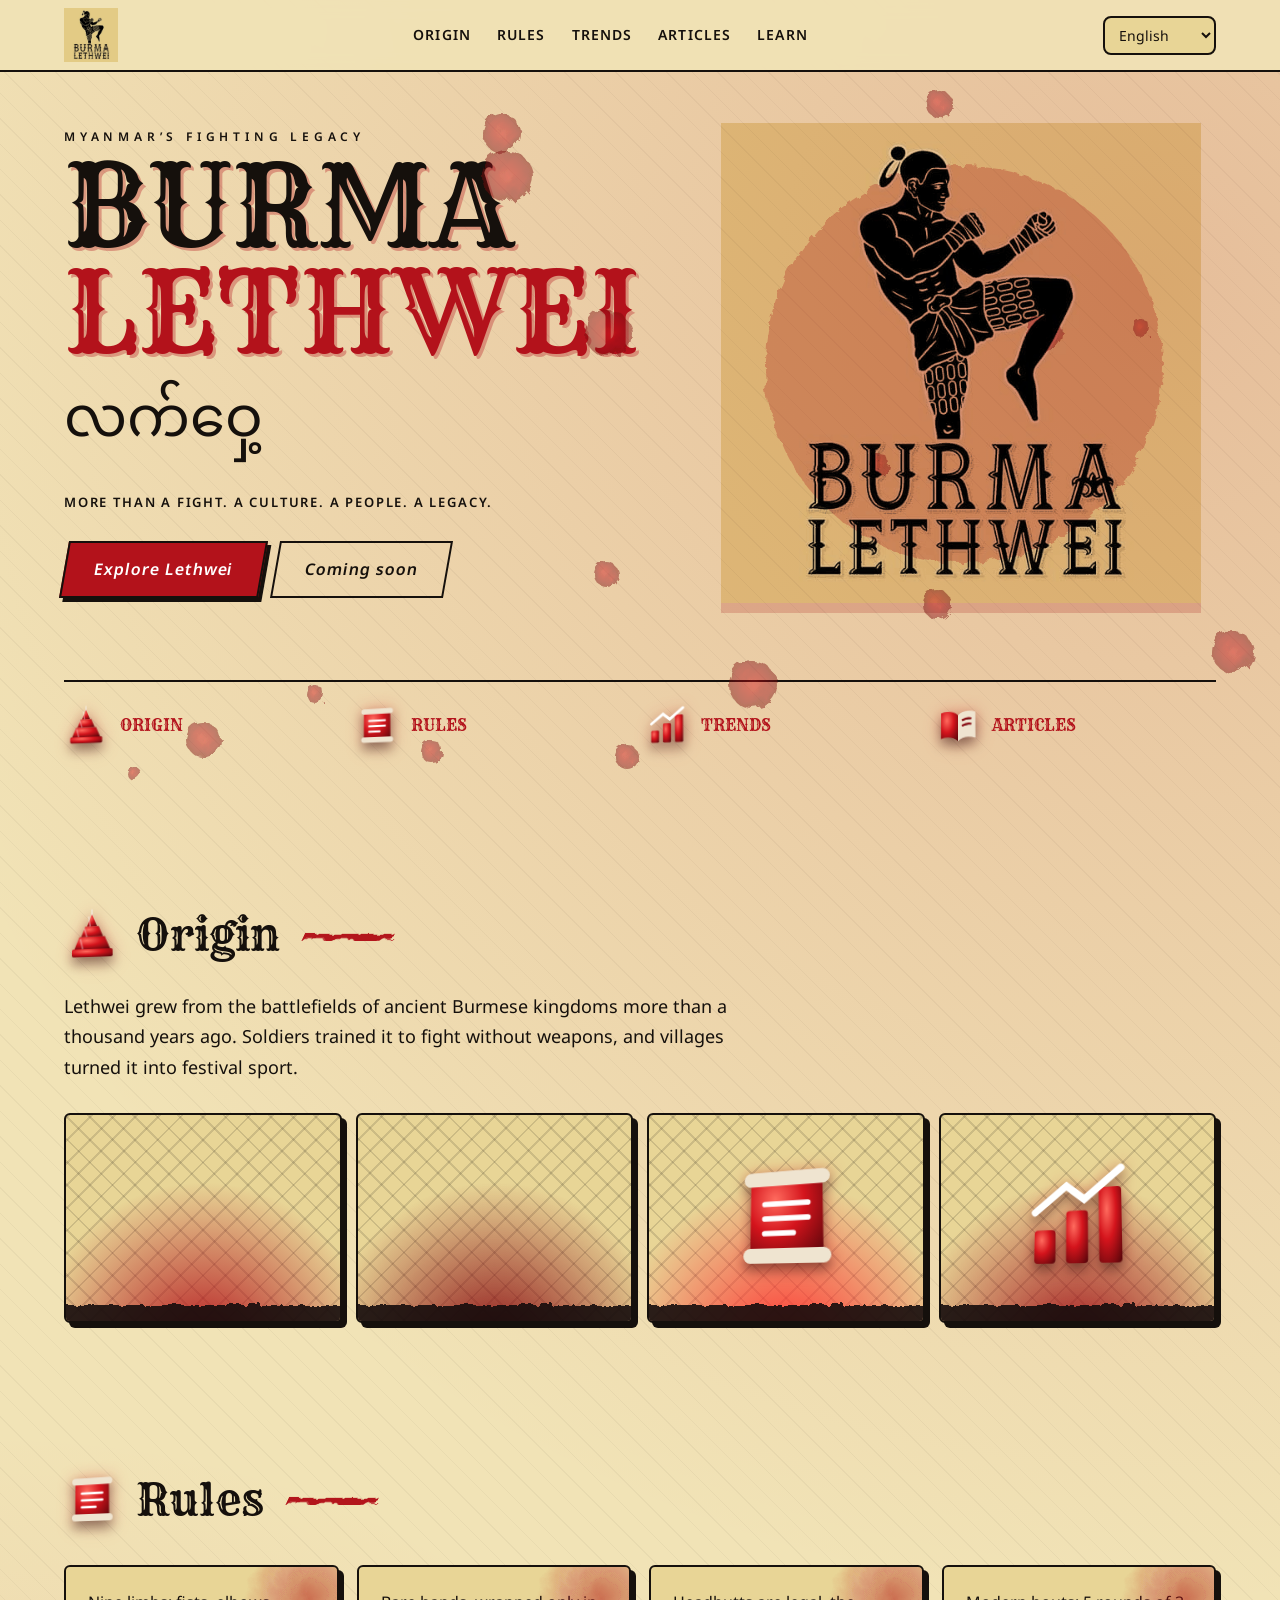
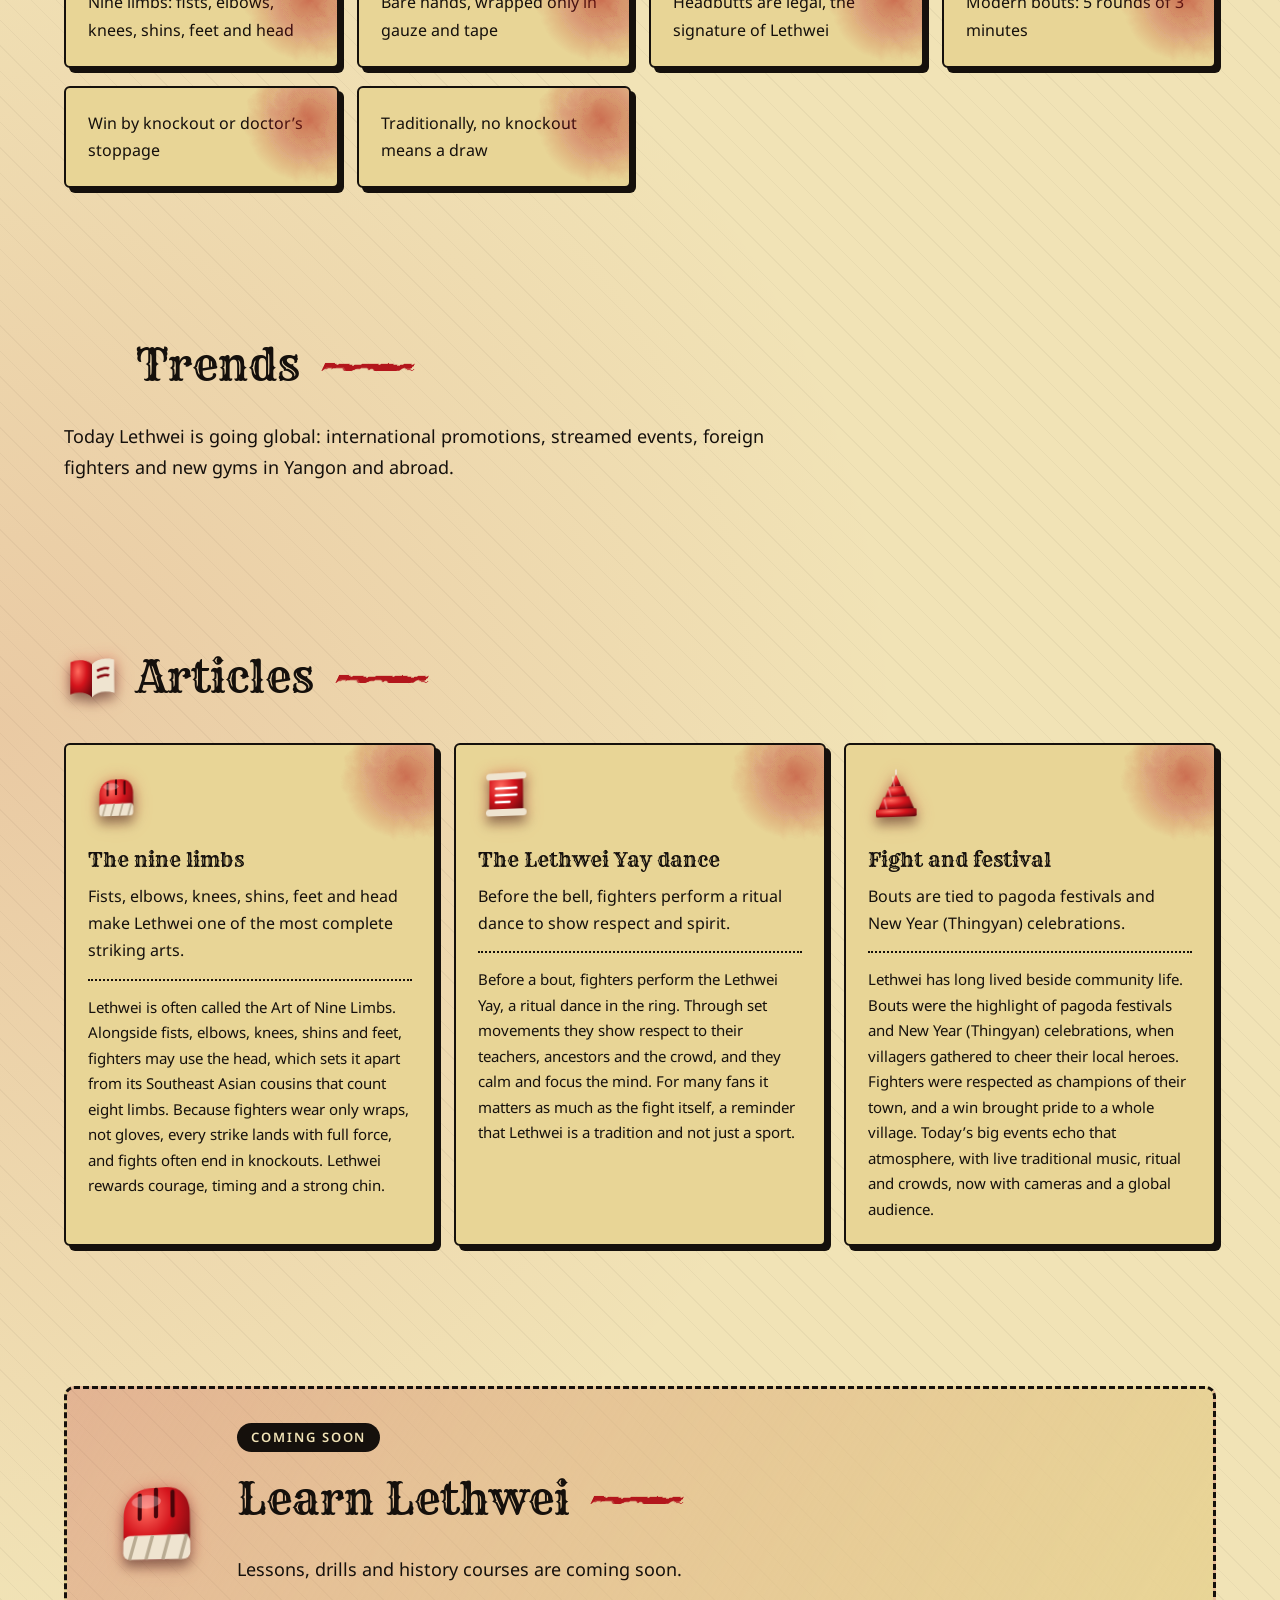
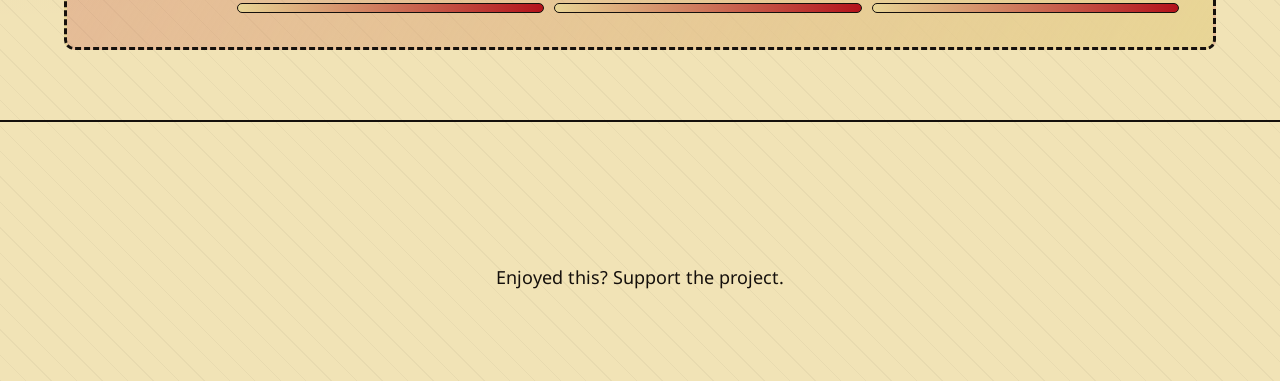
<file: Burma Lethwei/index.html>
<!DOCTYPE html><html lang="en"><head><meta charset="utf-8"><meta name="viewport" content="width=device-width, initial-scale=1, viewport-fit=cover">
    <title>Burma Lethwei | Myanmar Traditional Boxing, History & Culture</title>
    <meta name="description" content="Discover Burma Lethwei (လက်ဝှေ့), Myanmar's traditional martial art. Explore its history, cultural heritage, rules and traditions.">
    <meta name="robots" content="index, follow">
    <link rel="canonical" href="https://burmalethwei.pages.dev/">
    
<link href="https://fonts.googleapis.com/css2?family=Rye&family=Cinzel:wght@700&family=Noto+Sans:wght@400;600&family=Noto+Sans+Myanmar&family=Noto+Sans+Thai&display=swap" rel="stylesheet">
<style>
:root{--r:#b3121b;--r2:#d4141c;--bg:#f1e3b6;--ink:#15100c;--paper:#e8d596;color-scheme:light;box-sizing:border-box;padding-top:env(safe-area-inset-top,0px);padding-bottom:env(safe-area-inset-bottom,0px)}
html{scroll-behavior:smooth;scroll-padding-top:90px}
*{box-sizing:border-box}
body{margin:0;background:var(--bg);color:var(--ink);font:400 16px/1.7 'Noto Sans','Noto Sans Myanmar','Noto Sans Thai',system-ui,sans-serif;overflow-x:hidden;background-image:radial-gradient(circle at 90% 8%,#b3121b2e,transparent 38%),radial-gradient(circle at 0 65%,#b3121b1f,transparent 34%),repeating-linear-gradient(45deg,#15100c0a 0 1px,transparent 1px 18px)}
h1,h2,h3,.f{font-family:Rye,Cinzel,'Noto Sans Myanmar','Noto Sans Thai','Noto Sans',serif;font-weight:400}
a{color:inherit;text-decoration:none}
header{position:sticky;top:0;z-index:20;display:flex;align-items:center;gap:18px;padding:8px 5vw;background:#f1e3b6ee;backdrop-filter:blur(8px);border-bottom:2px solid var(--ink)}
.logo{display:flex;align-items:center}.logo img{height:54px;width:54px;mix-blend-mode:multiply}
nav{display:flex;gap:26px;margin:0 auto;font-weight:600;font-size:14px;letter-spacing:.08em;text-transform:uppercase}
nav a:hover{color:var(--r)}
select{background:var(--paper);color:var(--ink);border:2px solid var(--ink);border-radius:8px;padding:7px 10px;font:inherit;font-size:14px}
.cof{display:inline-flex;align-items:center;gap:8px;background:var(--ink);color:#f1e3b6;padding:8px 16px;border-radius:999px;font-weight:600;font-size:14px;box-shadow:3px 3px 0 var(--r);white-space:nowrap;transition:.25s}
.cof:hover{transform:translateY(-2px) scale(1.04)}
.ic{width:56px;height:56px;flex:none;filter:drop-shadow(0 7px 6px #15100c66) drop-shadow(0 0 8px #d4141c55);transform:perspective(400px) rotateX(10deg) rotateY(-16deg);transition:.45s;animation:fl 4s ease-in-out infinite}
@keyframes fl{50%{translate:0 -5px}}
.cof .ic{width:30px;height:30px;animation:none}
.c:hover .ic,.tile:hover .ic{transform:perspective(400px) rotateY(16deg) rotateX(0) translateY(-6px) scale(1.12)}
section{padding:70px 5vw;position:relative;max-width:1280px;margin:auto}
.hero{display:grid;grid-template-columns:1.1fr .9fr;gap:20px;align-items:center;min-height:84vh;padding-top:40px}
.eyebrow{letter-spacing:.4em;font-size:12px;text-transform:uppercase;font-weight:600}
h1{margin:6px 0 0;font-size:clamp(54px,9vw,112px);line-height:.95;color:var(--ink);text-shadow:3px 3px 0 #b3121b55}
h1 em{display:block;font-style:normal;color:var(--r)}
.my{font-size:clamp(34px,5vw,56px);margin:10px 0 0;font-family:'Noto Sans Myanmar',serif}
.tag{letter-spacing:.14em;text-transform:uppercase;font-size:13px;font-weight:600;max-width:460px;margin:20px 0 28px}
.btn{display:inline-block;padding:13px 28px;font-weight:600;letter-spacing:.06em;margin-right:12px;border:2px solid var(--ink);transform:skewX(-10deg);transition:.2s}
.btn.p{background:var(--r);color:#fff;box-shadow:4px 4px 0 var(--ink)}.btn:hover{transform:skewX(-10deg) translateY(-3px)}
.art{position:relative;display:grid;place-items:center}
.art::before{content:"";position:absolute;width:78%;aspect-ratio:1;border-radius:50%;background:var(--r);opacity:.28;filter:url(#rough)}
.art img{position:relative;width:100%;max-width:480px;mix-blend-mode:multiply;filter:drop-shadow(0 10px 0 #b3121b33)}
.tiles{display:grid;grid-template-columns:repeat(4,1fr);gap:10px;margin-top:36px;border-top:2px solid var(--ink);padding-top:22px}
.tile{display:flex;align-items:center;gap:12px;font-family:Rye,Cinzel,'Noto Sans Myanmar','Noto Sans Thai','Noto Sans',serif;color:var(--r);text-transform:uppercase}
.tile .ic{width:44px;height:44px}
.h{font-size:clamp(28px,4vw,44px);margin:0 0 6px;display:flex;align-items:center;gap:16px}
.h::after{content:"";width:90px;height:7px;background:var(--r);margin-left:6px;filter:url(#rough);transform:skewX(-25deg)}
.lead{max-width:720px;font-size:18px}
.g{display:grid;grid-template-columns:repeat(auto-fit,minmax(250px,1fr));gap:18px;margin-top:28px}
.c{background:var(--paper);border:2px solid var(--ink);border-radius:6px;padding:22px;position:relative;overflow:hidden;transition:.3s;box-shadow:5px 5px 0 var(--ink)}
.c::before{content:"";position:absolute;right:-40px;top:-40px;width:140px;height:140px;background:radial-gradient(#b3121b88,transparent 65%);filter:url(#rough)}
.c:hover{transform:translate(-3px,-3px);box-shadow:8px 8px 0 var(--r)}
.c h3{margin:12px 0 6px;font-size:20px}.c p{margin:0}
.full{margin-top:14px!important;padding-top:14px;border-top:2px dotted var(--ink);font-size:15px}
.rules{counter-reset:n}.rl{counter-increment:n;display:flex;gap:14px;align-items:flex-start}
.rl::before{content:counter(n,decimal-leading-zero);font:400 34px/1 Rye,serif;color:var(--r);text-shadow:2px 2px 0 var(--ink)}
.pics{display:grid;grid-template-columns:repeat(auto-fit,minmax(200px,1fr));gap:14px;margin-top:30px}
.pic{height:210px;border-radius:6px;position:relative;overflow:hidden;display:grid;place-items:center;border:2px solid var(--ink);box-shadow:5px 5px 0 var(--ink);background:radial-gradient(circle at 50% 115%,var(--a,#b3121b),transparent 62%),repeating-linear-gradient(45deg,#15100c22 0 2px,transparent 2px 16px),repeating-linear-gradient(-45deg,#15100c22 0 2px,transparent 2px 16px),var(--paper)}
.pic .ic{width:120px;height:120px}
.pic::after{content:"";position:absolute;inset:auto -20px -18px;height:36px;background:var(--ink);filter:url(#rough);opacity:.9}
.soon{display:grid;grid-template-columns:auto 1fr;gap:26px;align-items:center;border:3px dashed var(--ink);border-radius:10px;padding:34px;background:linear-gradient(120deg,#b3121b33,var(--paper))}
.soon .ic{width:110px;height:110px}
.badge{display:inline-block;background:var(--ink);color:#f1e3b6;padding:3px 14px;border-radius:99px;font-weight:600;font-size:13px;letter-spacing:.15em;text-transform:uppercase;animation:pl 2s infinite}
@keyframes pl{50%{box-shadow:0 0 0 6px #b3121b66}}
.lock{display:flex;gap:10px;margin-top:16px}.lock i{height:10px;flex:1;border-radius:6px;background:linear-gradient(90deg,var(--paper),var(--r),var(--paper));background-size:200%;animation:sh 2.4s linear infinite;border:1px solid var(--ink)}
@keyframes sh{to{background-position:-200% 0}}
footer{text-align:center;padding:50px 5vw 70px;border-top:2px solid var(--ink)}footer p{margin:0 0 16px}
.sp{position:absolute;border-radius:50%;background:radial-gradient(#d4141c,#7a0a10 70%,transparent);filter:url(#rough);pointer-events:none;opacity:.45}
.rv{opacity:0;transform:translateY(26px);transition:1s}.rv.on{opacity:1;transform:none}
@media(max-width:900px){nav{display:none}header{gap:10px}.hero{grid-template-columns:1fr;min-height:0}.tiles{grid-template-columns:1fr 1fr}.soon{grid-template-columns:1fr}.cof span{display:none}header .cof{margin-left:auto}}
</style></head><body>
<svg width="0" height="0" style="position:absolute"><defs>
<radialGradient id="r" cx=".35" cy=".3" r=".9"><stop offset="0" stop-color="#ff6b5e"/><stop offset=".45" stop-color="#d4141c"/><stop offset="1" stop-color="#5c060b"/></radialGradient>
<filter id="rough" x="-20%" y="-20%" width="140%" height="140%"><feTurbulence baseFrequency=".05" numOctaves="3" seed="4"/><feDisplacementMap in="SourceGraphic" scale="9"/></filter>
<symbol id="p" viewBox="0 0 64 64"><path d="M32 2v8" stroke="#efe4d0" stroke-width="2"/><path d="M32 8l6 14H26z" fill="url(#r)"/><path d="M24 22h16l5 12H19z" fill="url(#r)"/><path d="M17 34h30l6 14H11z" fill="url(#r)"/><rect x="8" y="48" width="48" height="9" rx="2" fill="url(#r)"/><path d="M28 10l2 12M23 24l3 10M18 36l3 12" stroke="#fff" stroke-opacity=".35" stroke-width="2"/></symbol>
<symbol id="s" viewBox="0 0 64 64"><rect x="12" y="8" width="40" height="46" rx="5" fill="url(#r)"/><rect x="8" y="6" width="48" height="8" rx="4" fill="#efe4d0"/><rect x="8" y="48" width="48" height="8" rx="4" fill="#efe4d0"/><path d="M20 24h24M20 32h24M20 40h16" stroke="#fff" stroke-width="3" stroke-linecap="round"/></symbol>
<symbol id="t" viewBox="0 0 64 64"><rect x="8" y="38" width="12" height="18" rx="2" fill="url(#r)"/><rect x="26" y="28" width="12" height="28" rx="2" fill="url(#r)"/><rect x="44" y="16" width="12" height="40" rx="2" fill="url(#r)"/><path d="M8 28L26 14l10 8 20-16" fill="none" stroke="#fff" stroke-width="4" stroke-linecap="round"/></symbol>
<symbol id="b" viewBox="0 0 64 64"><path d="M6 12c10-3 20-2 26 4v38c-6-6-16-7-26-4z" fill="url(#r)"/><path d="M58 12c-10-3-20-2-26 4v38c6-6 16-7 26-4z" fill="#efe4d0"/><path d="M38 24c6-3 12-3 14-2M38 32c6-3 12-3 14-2" stroke="#8a0b12" stroke-width="3"/></symbol>
<symbol id="f" viewBox="0 0 64 64"><path d="M12 30c0-9 7-16 16-16h10c9 0 14 7 14 16v12c0 8-6 14-14 14H26c-8 0-14-6-14-14z" fill="url(#r)"/><path d="M22 18v14M32 15v16M42 17v14" stroke="#4a0509" stroke-width="2.5" stroke-linecap="round"/><rect x="12" y="42" width="40" height="14" rx="4" fill="#efe4d0"/><path d="M20 42l-4 14M30 42l-4 14M40 42l-4 14M50 42l-4 14" stroke="#b9ab92" stroke-width="2"/><ellipse cx="26" cy="22" rx="9" ry="4" fill="#fff" opacity=".3"/></symbol>
<symbol id="k" viewBox="0 0 64 64"><path d="M20 10c-4 5 4 7 0 12M30 8c-4 5 4 7 0 12M40 10c-4 5 4 7 0 12" stroke="#efe4d0" stroke-width="3" fill="none" stroke-linecap="round"/><path d="M10 28h38v14c0 10-7 16-19 16S10 52 10 42z" fill="url(#r)"/><path d="M48 32h4c6 0 6 14-2 14h-3" fill="none" stroke="#efe4d0" stroke-width="5"/><ellipse cx="22" cy="36" rx="6" ry="3" fill="#fff" opacity=".3"/></symbol>
</defs></svg>



<header><a href="#top" class="logo f"><img class="lg" alt="Burma Lethwei"></a>
<nav><a href="#origin" data-i="2"></a><a href="#rules" data-i="3"></a><a href="#trends" data-i="4"></a><a href="#articles" data-i="5"></a><a href="#learn" data-i="6"></a></nav>
<select id="lg" aria-label="Language"></select>
<a class="cof" id="cof1" target="_blank" rel="noopener"><svg class="ic"><use href="#k"/></svg><span data-i="29"></span></a></header>

<main id="top">
<section class="hero" id="hero">
<div><div class="eyebrow" data-i="0"></div><h1>BURMA<em>LETHWEI</em></h1><div class="my">လက်ဝှေ့</div>
<p class="tag" data-i="1"></p><a class="btn p" href="#origin" data-i="7"></a><a class="btn" href="#learn" data-i="8"></a></div>
<div class="art"><img class="lg" alt="Burma Lethwei logo"></div>
<div class="tiles" style="grid-column:1/-1"><a class="tile" href="#origin"><svg class="ic"><use href="#p"/></svg><span data-i="2"></span></a><a class="tile" href="#rules"><svg class="ic"><use href="#s"/></svg><span data-i="3"></span></a><a class="tile" href="#trends"><svg class="ic"><use href="#t"/></svg><span data-i="4"></span></a><a class="tile" href="#articles"><svg class="ic"><use href="#b"/></svg><span data-i="5"></span></a></div>
</section>

<section id="origin" class="rv"><h2 class="h"><svg class="ic"><use href="#p"/></svg><span data-i="9"></span></h2><p class="lead" data-i="10"></p>
<div class="pics"><div class="pic"><svg class="ic"><use href="#p"/></svg></div><div class="pic" style="--a:#8a0b12"><svg class="ic"><use href="#f"/></svg></div><div class="pic" style="--a:#ff2d2d"><svg class="ic"><use href="#s"/></svg></div><div class="pic" style="--a:#a00e18"><svg class="ic"><use href="#t"/></svg></div></div></section>

<section id="rules" class="rv"><h2 class="h"><svg class="ic"><use href="#s"/></svg><span data-i="11"></span></h2>
<div class="g rules"><div class="c rl" data-i="12"></div><div class="c rl" data-i="13"></div><div class="c rl" data-i="14"></div><div class="c rl" data-i="15"></div><div class="c rl" data-i="16"></div><div class="c rl" data-i="17"></div></div></section>

<section id="trends" class="rv"><h2 class="h"><svg class="ic"><use href="#t"/></svg><span data-i="18"></span></h2><p class="lead" data-i="19"></p></section>

<section id="articles" class="rv"><h2 class="h"><svg class="ic"><use href="#b"/></svg><span data-i="20"></span></h2>
<div class="g" style="grid-template-columns:repeat(auto-fit,minmax(300px,1fr))"><article class="c"><svg class="ic"><use href="#f"/></svg><h3 data-i="21"></h3><p data-i="22"></p><p class="full" data-i="31"></p></article><article class="c"><svg class="ic"><use href="#s"/></svg><h3 data-i="23"></h3><p data-i="24"></p><p class="full" data-i="32"></p></article><article class="c"><svg class="ic"><use href="#p"/></svg><h3 data-i="25"></h3><p data-i="26"></p><p class="full" data-i="33"></p></article></div></section>

<section id="learn" class="rv"><div class="soon"><svg class="ic"><use href="#f"/></svg><div><span class="badge" data-i="8"></span><h2 class="h" style="margin-top:10px"><span data-i="27"></span></h2><p class="lead" data-i="28"></p><div class="lock"><i></i><i></i><i></i></div></div></div></section>
</main>
<footer><svg class="ic" style="width:80px;height:80px;margin:auto;display:block"><use href="#k"/></svg><p class="lead" style="margin:10px auto 18px" data-i="30"></p><a class="cof" id="cof2" target="_blank" rel="noopener"><span style="display:inline" data-i="29"></span></a></footer>

<script>
// Replace with your own Buy Me a Coffee page
const COFFEE_URL="";
const L={
en:"Myanmar’s Fighting Legacy|More than a fight. A culture. A people. A legacy.|Origin|Rules|Trends|Articles|Learn|Explore Lethwei|Coming soon|Origin|Lethwei grew from the battlefields of ancient Burmese kingdoms more than a thousand years ago. Soldiers trained it to fight without weapons, and villages turned it into festival sport.|Rules|Nine limbs: fists, elbows, knees, shins, feet and head|Bare hands, wrapped only in gauze and tape|Headbutts are legal, the signature of Lethwei|Modern bouts: 5 rounds of 3 minutes|Win by knockout or doctor’s stoppage|Traditionally, no knockout means a draw|Trends|Today Lethwei is going global: international promotions, streamed events, foreign fighters and new gyms in Yangon and abroad.|Articles|The nine limbs|Fists, elbows, knees, shins, feet and head make Lethwei one of the most complete striking arts.|The Lethwei Yay dance|Before the bell, fighters perform a ritual dance to show respect and spirit.|Fight and festival|Bouts are tied to pagoda festivals and New Year (Thingyan) celebrations.|Learn Lethwei|Lessons, drills and history courses are coming soon.|Buy me a coffee|Enjoyed this? Support the project.|Lethwei is often called the Art of Nine Limbs. Alongside fists, elbows, knees, shins and feet, fighters may use the head, which sets it apart from its Southeast Asian cousins that count eight limbs. Because fighters wear only wraps, not gloves, every strike lands with full force, and fights often end in knockouts. Lethwei rewards courage, timing and a strong chin.|Before a bout, fighters perform the Lethwei Yay, a ritual dance in the ring. Through set movements they show respect to their teachers, ancestors and the crowd, and they calm and focus the mind. For many fans it matters as much as the fight itself, a reminder that Lethwei is a tradition and not just a sport.|Lethwei has long lived beside community life. Bouts were the highlight of pagoda festivals and New Year (Thingyan) celebrations, when villagers gathered to cheer their local heroes. Fighters were respected as champions of their town, and a win brought pride to a whole village. Today’s big events echo that atmosphere, with live traditional music, ritual and crowds, now with cameras and a global audience.",
my:"မြန်မာ့ တိုက်ခိုက်ရေး အမွေအနှစ်|ထိုးသတ်ပွဲတစ်ခုထက်မက။ ယဉ်ကျေးမှု၊ လူမျိုး၊ အမွေအနှစ်။|မူလအစ|စည်းမျဉ်း|လမ်းကြောင်းသစ်|ဆောင်းပါး|လေ့လာရန်|လက်ဝှေ့ကို လေ့လာပါ|မကြာမီ လာမည်|မူလအစ|လက်ဝှေ့သည် လွန်ခဲ့သော နှစ်တစ်ထောင်ကျော်က ရှေးမြန်မာတိုင်းနိုင်ငံများ၏ စစ်မြေပြင်မှ ပေါ်ပေါက်ခဲ့သည်။ စစ်သားများက လက်နက်မဲ့ တိုက်ခိုက်ရန် လေ့ကျင့်ခဲ့ပြီး ရွာများက ပွဲတော်အားကစားအဖြစ် ဆက်လက်ထိန်းသိမ်းခဲ့သည်။|စည်းမျဉ်း|ကိုယ်အင်္ဂါ ကိုးမျိုး - လက်သီး၊ တံတောင်၊ ဒူး၊ ခြေသလုံး၊ ခြေနှင့် ခေါင်း|လက်ဗလာ - ပတ်တီးနှင့် တိပ်ကိုသာ ပတ်ထားသည်|ခေါင်းဖြင့် ဆောင့်ခြင်းကို ခွင့်ပြုသည် - လက်ဝှေ့၏ အမှတ်လက္ခဏာ|ခေတ်သစ်ပွဲများ - ၃ မိနစ် ၅ ပတ်|ထိုးနှက်ချ သို့မဟုတ် ဆရာဝန်ရပ်တန့်၍ အနိုင်ရသည်|ရိုးရာအရ ထိုးနှက်မချနိုင်လျှင် သရေကျသည်|လမ်းကြောင်းသစ်|ယနေ့ လက်ဝှေ့သည် ကမ္ဘာသို့ ပျံ့နှံ့လာသည်။ နိုင်ငံတကာ ပွဲစီစဉ်သူများ၊ တိုက်ရိုက်ထုတ်လွှင့်မှု၊ နိုင်ငံခြားသား ယှဉ်ပြိုင်သူများနှင့် ရန်ကုန်နှင့် ပြည်ပရှိ အားကစားရုံသစ်များ ပေါ်ပေါက်လာသည်။|ဆောင်းပါး|ကိုယ်အင်္ဂါ ကိုးမျိုး|လက်သီး၊ တံတောင်၊ ဒူး၊ ခြေသလုံး၊ ခြေနှင့် ခေါင်းတို့ကြောင့် လက်ဝှေ့သည် အပြည့်စုံဆုံး တိုက်ခိုက်ရေးပညာတစ်ခု ဖြစ်သည်။|ပွဲမတိုင်မီ အက|ခေါင်းလောင်းမတီးမီ တိုက်ခိုက်သူများသည် လေးစားမှုနှင့် စိတ်ဓာတ်ပြရန် အစဉ်အလာ အက ကကြသည်။|တိုက်ပွဲနှင့် ပွဲတော်|ပွဲများကို ဘုရားပွဲတော်များနှင့် သင်္ကြန်ပွဲတော်တွင် ကျင်းပလေ့ရှိသည်။|လက်ဝှေ့ သင်ယူရန်|သင်ခန်းစာများ၊ လေ့ကျင့်ခန်းများနှင့် သမိုင်းသင်တန်းများ မကြာမီ လာမည်။|ကော်ဖီတစ်ခွက် ဝယ်ပေးပါ|ကြိုက်နှစ်သက်ပါသလား။ စီမံကိန်းကို ထောက်ပံ့ပါ။|လက်ဝှေ့ကို ကိုယ်အင်္ဂါ ကိုးမျိုး၏ အနုပညာဟု မကြာခဏ ခေါ်ကြသည်။ လက်သီး၊ တံတောင်၊ ဒူး၊ ခြေသလုံးနှင့် ခြေအပြင် ခေါင်းကိုပါ အသုံးပြုနိုင်သဖြင့် အင်္ဂါရှစ်မျိုးသာ ရေတွက်သော အိမ်နီးချင်း တိုက်ခိုက်ရေးပညာများနှင့် ကွဲပြားသည်။ လက်အိတ်မပါဘဲ ပတ်တီးသာ ပတ်ထားသောကြောင့် ထိုးချက်တိုင်း အပြည့်အဝ ထိမှန်ပြီး ပွဲများ ထိုးနှက်ချဖြင့် အဆုံးသတ်လေ့ရှိသည်။ လက်ဝှေ့သည် ရဲစွမ်းသတ္တိ၊ အချိန်ကိုက်မှုနှင့် ခံနိုင်ရည်ကို တန်ဖိုးထားသည်။|ပွဲမစမီ တိုက်ခိုက်သူများသည် ကွင်းထဲတွင် Lethwei Yay ဟု ခေါ်သော ဓလေ့အက ကကြသည်။ သတ်မှတ်ထားသော လှုပ်ရှားမှုများဖြင့် ဆရာများ၊ ဘိုးဘွားများနှင့် ပရိသတ်ကို လေးစားမှုပြပြီး စိတ်ကို တည်ငြိမ်စေကာ အာရုံစိုက်စေသည်။ ပရိသတ်အတော်များအတွက် ၎င်းသည် ပွဲကဲ့သို့ပင် အရေးပါပြီး လက်ဝှေ့သည် အားကစားတစ်ခုသာမက အစဉ်အလာတစ်ခုဖြစ်ကြောင်း သတိပေးသည်။|လက်ဝှေ့သည် အသိုင်းအဝိုင်းဘဝနှင့် နီးကပ်စွာ ရှင်သန်ခဲ့သည်။ ဘုရားပွဲတော်များနှင့် သင်္ကြန်ပွဲတော်များတွင် ရွာသူရွာသားများ စုရုံးကာ ဒေသခံ ရဲရင့်သူများကို အားပေးရာ ပွဲများသည် အထူးအချိန်ဖြစ်ခဲ့သည်။ ကစားသမားများသည် မြို့ရွာ၏ ချန်ပီယံအဖြစ် လေးစားခံရပြီး အနိုင်ရခြင်းက ရွာတစ်ရွာလုံးကို ဂုဏ်ယူစေသည်။ ယနေ့ပွဲကြီးများတွင်လည်း ရိုးရာဂီတ၊ ဓလေ့များနှင့် ပရိသတ်များ ရှိနေဆဲဖြစ်ပြီး ကင်မရာများနှင့် ကမ္ဘာ့ပရိသတ်များပါ ပါဝင်လာသည်။",
zh:"缅甸的格斗传承|不止是一场比赛。是文化、是人民、是传承。|起源|规则|趋势|文章|学习|探索缅甸拳|即将上线|起源|缅甸拳（Lethwei）诞生于一千多年前古代缅甸王国的战场。士兵以此练习徒手搏斗，村庄则把它变成节庆竞技。|规则|九肢并用：拳、肘、膝、胫、脚、头|徒手比赛，仅缠纱布和胶带|允许头槌，这是缅甸拳的标志|现代比赛：5回合，每回合3分钟|以击倒或医生叫停获胜|传统规则下，无人被击倒即为平局|趋势|如今缅甸拳正走向世界：国际赛事、直播、外国选手，以及仰光和海外不断涌现的新拳馆。|文章|九肢艺术|拳、肘、膝、胫、脚、头，让缅甸拳成为最完整的击打技术之一。|赛前舞蹈|开赛前，选手跳仪式舞蹈，表达敬意与斗志。|比赛与节庆|比赛与佛塔庙会和缅甸新年泼水节（Thingyan）紧密相连。|学习缅甸拳|课程、训练和历史专题即将推出。|请我喝杯咖啡|喜欢吗？支持这个项目吧。|缅甸拳常被称为“九肢艺术”。除了拳、肘、膝、胫和脚，选手还可以用头，这使它不同于只计八肢的东南亚近亲。由于选手只缠绷带、不戴拳套，每一击都全力落下，比赛常以击倒收场。缅甸拳考验的是勇气、时机和极强的抗击打能力。|赛前，选手会在场上跳一段名为“Lethwei Yay”的仪式舞。通过固定的动作，他们向老师、祖先和观众致敬，也让心神平静、专注。对许多观众来说，它与比赛本身同样重要，提醒人们缅甸拳是一种传统，而不只是运动。|缅甸拳长期与社区生活相伴。在佛塔庙会和缅甸新年泼水节（Thingyan）上，村民聚在一起，为本地英雄喝彩，比赛是庆典的高潮。选手被视为家乡的冠军，胜利为全村带来荣耀。如今的大型赛事仍延续这种氛围：传统现场音乐、仪式和人群，只是多了摄像机和全球观众。",
ru:"Боевое наследие Мьянмы|Больше чем бой. Культура. Народ. Наследие.|Истоки|Правила|Тренды|Статьи|Учиться|Узнать о летвее|Скоро|Истоки|Летвей родился на полях сражений древних бирманских королевств более тысячи лет назад. Воины учились им драться без оружия, а деревни превратили его в праздничный спорт.|Правила|Девять конечностей: кулаки, локти, колени, голени, стопы и голова|Голые руки, обмотанные лишь бинтом и лентой|Удары головой разрешены, это визитная карточка летвея|Современные бои: 5 раундов по 3 минуты|Победа нокаутом или по остановке врачом|По традиции без нокаута засчитывается ничья|Тренды|Сегодня летвей выходит на мировой уровень: международные промоушены, трансляции, иностранные бойцы и новые залы в Янгоне и за рубежом.|Статьи|Девять конечностей|Кулаки, локти, колени, голени, стопы и голова делают летвей одним из самых полных ударных искусств.|Танец летвей яй|Перед гонгом бойцы исполняют ритуальный танец в знак уважения и боевого духа.|Бой и праздник|Бои связаны с храмовыми праздниками и Новым годом (Тинджан).|Учиться летвею|Уроки, тренировки и курсы по истории скоро появятся.|Угостить кофе|Понравилось? Поддержите проект.|Летвей часто называют искусством девяти конечностей. Помимо кулаков, локтей, коленей, голеней и стоп, бойцы могут бить головой, и этим он отличается от родственных боевых искусств Юго-Восточной Азии, где насчитывают восемь конечностей. Бойцы выходят только в бинтах, без перчаток, поэтому каждый удар приходит в полную силу, и бои часто заканчиваются нокаутом. Летвей ценит смелость, чувство времени и крепкую челюсть.|Перед боем бойцы исполняют летвей яй — ритуальный танец на ринге. Через заданные движения они выражают уважение учителям, предкам и зрителям, а также успокаивают разум и собираются. Для многих зрителей он важен не меньше самого боя и напоминает, что летвей — это традиция, а не только спорт.|Летвей давно связан с жизнью общины. Бои были кульминацией храмовых праздников и празднования Нового года (Тинджан): жители деревни собирались поддержать местных героев. Бойцов уважали как чемпионов города, а победа приносила гордость всей деревне. Сегодняшние большие турниры сохраняют эту атмосферу: живая традиционная музыка, ритуалы и толпа, только теперь ещё и камеры и мировая аудитория.",
de:"Myanmars Kampfkunst-Erbe|Mehr als ein Kampf. Eine Kultur. Ein Volk. Ein Erbe.|Ursprung|Regeln|Trends|Artikel|Lernen|Lethwei entdecken|Bald verfügbar|Ursprung|Lethwei entstand vor mehr als tausend Jahren auf den Schlachtfeldern alter burmesischer Königreiche. Soldaten übten damit den Kampf ohne Waffen, Dörfer machten daraus einen Festsport.|Regeln|Neun Gliedmaßen: Fäuste, Ellbogen, Knie, Schienbeine, Füße und Kopf|Bloße Hände, nur mit Mull und Tape umwickelt|Kopfstöße sind erlaubt, das Markenzeichen von Lethwei|Moderne Kämpfe: 5 Runden à 3 Minuten|Sieg durch K. o. oder Arztabbruch|Traditionell bedeutet kein K. o. ein Unentschieden|Trends|Heute geht Lethwei um die Welt: internationale Veranstalter, Livestreams, ausländische Kämpfer und neue Gyms in Yangon und weltweit.|Artikel|Die neun Gliedmaßen|Fäuste, Ellbogen, Knie, Schienbeine, Füße und Kopf machen Lethwei zu einer der vollständigsten Schlagkünste.|Der Lethwei-Yay-Tanz|Vor dem Gong führen die Kämpfer einen rituellen Tanz auf, aus Respekt und Kampfgeist.|Kampf und Fest|Kämpfe gehören zu Pagodenfesten und zum Neujahrsfest (Thingyan).|Lethwei lernen|Lektionen, Übungen und Geschichtskurse kommen bald.|Spendier mir einen Kaffee|Gefällt dir das? Unterstütze das Projekt.|Lethwei wird oft die Kunst der neun Gliedmaßen genannt. Neben Fäusten, Ellbogen, Knien, Schienbeinen und Füßen darf auch der Kopf eingesetzt werden, was es von verwandten südostasiatischen Kampfkünsten unterscheidet, die acht Gliedmaßen zählen. Weil die Kämpfer nur Bandagen und keine Handschuhe tragen, kommt jeder Schlag mit voller Wucht, und Kämpfe enden oft durch K. o. Lethwei belohnt Mut, Timing und ein hartes Kinn.|Vor dem Kampf führen die Kämpfer im Ring den Lethwei Yay aus, einen rituellen Tanz. Mit festen Bewegungen erweisen sie ihren Lehrern, Vorfahren und dem Publikum Respekt und beruhigen und sammeln ihren Geist. Für viele Fans ist er so wichtig wie der Kampf selbst und erinnert daran, dass Lethwei eine Tradition ist, nicht nur ein Sport.|Lethwei war schon immer Teil des Gemeinschaftslebens. Kämpfe waren der Höhepunkt von Pagodenfesten und Neujahrsfeiern (Thingyan), bei denen die Dorfbewohner ihre lokalen Helden anfeuerten. Kämpfer galten als Champions ihrer Stadt, und ein Sieg machte ein ganzes Dorf stolz. Heutige Großveranstaltungen greifen diese Stimmung auf: mit traditioneller Livemusik, Ritualen und Publikum, nur eben mit Kameras und weltweitem Zuschauerkreis.",
fr:"L’héritage guerrier du Myanmar|Plus qu’un combat. Une culture. Un peuple. Un héritage.|Origines|Règles|Tendances|Articles|Apprendre|Découvrir le Lethwei|Bientôt|Origines|Le Lethwei est né il y a plus de mille ans sur les champs de bataille des anciens royaumes birmans. Les soldats s’y entraînaient à combattre sans arme, et les villages en ont fait un sport de fête.|Règles|Neuf armes : poings, coudes, genoux, tibias, pieds et tête|Mains nues, bandées seulement de gaze et de tape|Les coups de tête sont permis, signature du Lethwei|Combats modernes : 5 rounds de 3 minutes|Victoire par K.-O. ou arrêt médical|Traditionnellement, sans K.-O., c’est un match nul|Tendances|Aujourd’hui, le Lethwei conquiert le monde : organisations internationales, diffusion en direct, combattants étrangers et nouvelles salles à Yangon et ailleurs.|Articles|Les neuf armes|Poings, coudes, genoux, tibias, pieds et tête font du Lethwei l’un des arts de percussion les plus complets.|La danse Lethwei Yay|Avant la cloche, les combattants exécutent une danse rituelle par respect et pour affirmer leur esprit.|Combat et fête|Les combats accompagnent les fêtes de pagode et le Nouvel An (Thingyan).|Apprendre le Lethwei|Leçons, exercices et cours d’histoire arrivent bientôt.|Offrez-moi un café|Vous avez aimé ? Soutenez le projet.|Le Lethwei est souvent appelé l’art des neuf armes. En plus des poings, coudes, genoux, tibias et pieds, les combattants peuvent utiliser la tête, ce qui le distingue de ses cousins d’Asie du Sud-Est qui en comptent huit. Comme ils ne portent que des bandes, sans gants, chaque coup arrive de plein fouet et les combats finissent souvent par K.-O. Le Lethwei récompense le courage, le timing et une mâchoire solide.|Avant un combat, les combattants exécutent le Lethwei Yay, une danse rituelle sur le ring. Par des mouvements codifiés, ils rendent hommage à leurs maîtres, à leurs ancêtres et au public, et apaisent et concentrent leur esprit. Pour beaucoup de fans, elle compte autant que le combat lui-même et rappelle que le Lethwei est une tradition, pas seulement un sport.|Le Lethwei a toujours vécu au cœur de la vie des communautés. Les combats étaient le moment fort des fêtes de pagode et du Nouvel An (Thingyan), quand les villageois se rassemblaient pour acclamer leurs héros locaux. Les combattants étaient respectés comme champions de leur ville, et une victoire rendait tout un village fier. Les grands événements actuels en gardent l’ambiance, avec musique traditionnelle en direct, rituels et foule, mais désormais avec des caméras et un public mondial.",
es:"El legado guerrero de Myanmar|Más que una pelea. Una cultura. Un pueblo. Un legado.|Origen|Reglas|Tendencias|Artículos|Aprender|Explorar el Lethwei|Próximamente|Origen|El Lethwei nació hace más de mil años en los campos de batalla de los antiguos reinos birmanos. Los soldados lo practicaban para combatir sin armas y los pueblos lo convirtieron en deporte de fiesta.|Reglas|Nueve armas: puños, codos, rodillas, espinillas, pies y cabeza|Manos desnudas, solo con gasa y cinta|Los cabezazos son legales, la marca del Lethwei|Combates modernos: 5 asaltos de 3 minutos|Se gana por KO o detención médica|Tradicionalmente, sin KO es empate|Tendencias|Hoy el Lethwei se globaliza: promotoras internacionales, transmisiones en vivo, peleadores extranjeros y nuevos gimnasios en Yangon y el mundo.|Artículos|Las nueve armas|Puños, codos, rodillas, espinillas, pies y cabeza hacen del Lethwei uno de los artes de golpeo más completos.|La danza Lethwei Yay|Antes de la campana, los peleadores bailan un ritual en señal de respeto y espíritu.|Pelea y fiesta|Los combates acompañan las fiestas de pagoda y el Año Nuevo (Thingyan).|Aprende Lethwei|Lecciones, ejercicios y cursos de historia llegarán pronto.|Invítame un café|¿Te gustó? Apoya el proyecto.|El Lethwei suele llamarse el arte de las nueve armas. Además de puños, codos, rodillas, espinillas y pies, los peleadores pueden usar la cabeza, lo que lo distingue de sus parientes del sudeste asiático, que cuentan ocho. Como solo llevan vendas y no guantes, cada golpe llega con toda su fuerza y los combates suelen terminar en KO. El Lethwei premia el valor, el tiempo y una mandíbula de hierro.|Antes del combate, los peleadores ejecutan el Lethwei Yay, una danza ritual en el ring. Con movimientos establecidos, rinden respeto a sus maestros, a sus antepasados y al público, y calman y enfocan la mente. Para muchos aficionados es tan importante como la pelea misma y recuerda que el Lethwei es una tradición, no solo un deporte.|El Lethwei siempre ha vivido junto a la vida comunitaria. Los combates eran lo más esperado de las fiestas de pagoda y del Año Nuevo (Thingyan), cuando los aldeanos se reunían para animar a sus héroes locales. Los peleadores eran respetados como campeones de su pueblo y una victoria llenaba de orgullo a toda la aldea. Los grandes eventos de hoy conservan ese ambiente, con música tradicional en vivo, rituales y multitudes, ahora con cámaras y audiencias de todo el mundo.",
pt:"O legado de luta de Mianmar|Mais que uma luta. Uma cultura. Um povo. Um legado.|Origem|Regras|Tendências|Artigos|Aprender|Explorar o Lethwei|Em breve|Origem|O Lethwei nasceu há mais de mil anos nos campos de batalha dos antigos reinos birmaneses. Os soldados o praticavam para lutar sem armas e as aldeias o transformaram em esporte de festa.|Regras|Nove armas: punhos, cotovelos, joelhos, canelas, pés e cabeça|Mãos nuas, protegidas só por gaze e fita|Cabeçadas são permitidas, a marca do Lethwei|Lutas modernas: 5 rounds de 3 minutos|Vitória por nocaute ou parada médica|Tradicionalmente, sem nocaute é empate|Tendências|Hoje o Lethwei ganha o mundo: promotoras internacionais, transmissões ao vivo, lutadores estrangeiros e novas academias em Yangon e no exterior.|Artigos|As nove armas|Punhos, cotovelos, joelhos, canelas, pés e cabeça fazem do Lethwei uma das artes de golpes mais completas.|A dança Lethwei Yay|Antes do gongo, os lutadores fazem uma dança ritual de respeito e espírito.|Luta e festa|As lutas fazem parte das festas de pagode e do Ano Novo (Thingyan).|Aprenda Lethwei|Aulas, treinos e cursos de história chegam em breve.|Me pague um café|Gostou? Apoie o projeto.|O Lethwei costuma ser chamado de arte das nove armas. Além de punhos, cotovelos, joelhos, canelas e pés, os lutadores podem usar a cabeça, o que o diferencia de seus parentes do Sudeste Asiático, que contam oito. Como usam só ataduras, sem luvas, cada golpe chega com força total e as lutas costumam terminar em nocaute. O Lethwei premia coragem, timing e um queixo duro.|Antes da luta, os lutadores executam o Lethwei Yay, uma dança ritual no ringue. Com movimentos definidos, prestam respeito aos mestres, aos ancestrais e ao público, e acalmam e concentram a mente. Para muitos fãs, é tão importante quanto a luta em si e lembra que o Lethwei é uma tradição, não só um esporte.|O Lethwei sempre viveu junto à vida comunitária. As lutas eram o ponto alto das festas de pagode e do Ano Novo (Thingyan), quando os aldeões se reuniam para torcer por seus heróis locais. Os lutadores eram respeitados como campeões da cidade e uma vitória trazia orgulho a toda a aldeia. Os grandes eventos de hoje mantêm esse clima, com música tradicional ao vivo, rituais e multidões, agora com câmeras e público mundial.",
th:"มรดกการต่อสู้ของเมียนมา|มากกว่าการต่อสู้ คือวัฒนธรรม ผู้คน และมรดก|ต้นกำเนิด|กติกา|เทรนด์|บทความ|เรียนรู้|สำรวจเลทเวย์|เร็วๆ นี้|ต้นกำเนิด|เลทเวย์ถือกำเนิดบนสมรภูมิของอาณาจักรพม่าโบราณเมื่อกว่าพันปีก่อน ทหารฝึกไว้ต่อสู้มือเปล่า และชาวบ้านพัฒนาเป็นกีฬาในงานเทศกาล|กติกา|ใช้ศาสตร์เก้าอวัยวะ: หมัด ศอก เข่า แข้ง เท้า และศีรษะ|มือเปล่า พันด้วยผ้าก๊อซและเทปเท่านั้น|ใช้ศีรษะโขกได้ อันเป็นเอกลักษณ์ของเลทเวย์|การแข่งขันสมัยใหม่ 5 ยก ยกละ 3 นาที|ชนะด้วยการน็อกเอาต์หรือแพทย์สั่งหยุด|ตามประเพณี หากไม่มีการน็อกถือว่าเสมอ|เทรนด์|ปัจจุบันเลทเวย์ก้าวสู่เวทีโลก ทั้งรายการระดับนานาชาติ การถ่ายทอดสด นักสู้ต่างชาติ และค่ายใหม่ในย่างกุ้งและต่างประเทศ|บทความ|ศาสตร์เก้าอวัยวะ|หมัด ศอก เข่า แข้ง เท้า และศีรษะ ทำให้เลทเวย์เป็นศิลปะการต่อสู้ที่ครบเครื่องที่สุดแขนงหนึ่ง|รำก่อนชก|ก่อนระฆังดัง นักสู้ร่ายรำพิธีกรรมเพื่อแสดงความเคารพและจิตวิญญาณ|ศึกและเทศกาล|การชกผูกพันกับงานเทศกาลเจดีย์และปีใหม่ (ติงยาน)|เรียนรู้เลทเวย์|บทเรียน แบบฝึก และหลักสูตรประวัติศาสตร์ เร็วๆ นี้|เลี้ยงกาแฟฉันสักแก้ว|ถูกใจไหม? ช่วยสนับสนุนโปรเจกต์นี้|เลทเวย์มักถูกเรียกว่าศิลปะเก้าอวัยวะ นอกจากหมัด ศอก เข่า แข้ง และเท้า นักสู้ยังใช้ศีรษะได้ ซึ่งต่างจากศิลปะการต่อสู้ใกล้เคียงในเอเชียตะวันออกเฉียงใต้ที่นับแปดอวัยวะ เพราะนักสู้พันเพียงผ้าพันมือ ไม่สวมนวม ทุกหมัดจึงลงเต็มแรง และการชกมักจบด้วยการน็อก เลทเวย์ให้รางวัลกับความกล้า จังหวะ และคางที่แข็งแกร่ง|ก่อนการชก นักสู้จะร่ายรำพิธีกรรมที่เรียกว่าเลทเวย์ ยัย บนเวที ด้วยท่วงท่าที่กำหนดไว้ พวกเขาแสดงความเคารพต่อครู บรรพบุรุษ และผู้ชม พร้อมทั้งทำจิตใจให้สงบและมีสมาธิ สำหรับแฟนหลายคน การรำนี้สำคัญไม่แพ้การชกเอง และเตือนว่าเลทเวย์คือประเพณี ไม่ใช่แค่กีฬา|เลทเวย์อยู่คู่กับชีวิตชุมชนมาช้านาน การชกเป็นไฮไลต์ของงานเทศกาลเจดีย์และปีใหม่ (ติงยาน) ที่ชาวบ้านมาร่วมเชียร์วีรบุรุษท้องถิ่น นักสู้ได้รับความเคารพในฐานะแชมป์ของเมือง และชัยชนะนำความภูมิใจมาสู่ทั้งหมู่บ้าน งานใหญ่ในปัจจุบันยังคงบรรยากาศนั้น ทั้งดนตรีสดแบบดั้งเดิม พิธีกรรม และฝูงชน เพียงแต่มีกล้องและผู้ชมทั่วโลกเพิ่มเข้ามา"};
const N={en:"English",my:"မြန်မာ",zh:"中文",ru:"Русский",de:"Deutsch",fr:"Français",es:"Español",pt:"Português",th:"ไทย"};
const sel=document.getElementById("lg");
for(const k in N){const o=document.createElement("option");o.value=k;o.textContent=N[k];sel.appendChild(o)}
function setLang(k){const s=L[k].split("|");document.documentElement.lang=k;sel.value=k;
document.querySelectorAll("[data-i]").forEach(e=>e.textContent=s[e.dataset.i]);
try{localStorage.setItem("lw-lang",k)}catch(e){}}
let k0="en";try{k0=localStorage.getItem("lw-lang")}catch(e){}
if(!L[k0]){k0=(navigator.language||"en").slice(0,2);if(!L[k0])k0="en"}
sel.onchange=()=>setLang(sel.value);setLang(k0);
document.querySelectorAll(".lg").forEach(i=>i.src="[data-uri]");
["cof1","cof2"].forEach(i=>{const el=document.getElementById(i);if(COFFEE_URL){el.href=COFFEE_URL}else{el.style.display="none"}});
// red paint splatters
const h=document.getElementById("hero");h.style.position="relative";
for(let i=0;i<16;i++){const d=document.createElement("div"),z=8+Math.random()*46;d.className="sp";
d.style.cssText=`width:${z}px;height:${z}px;left:${Math.random()*96}%;top:${Math.random()*96}%`;h.prepend(d)}
// reveal on scroll
try{const io=new IntersectionObserver(es=>es.forEach(e=>e.isIntersecting&&e.target.classList.add("on")),{threshold:.1});
document.querySelectorAll(".rv").forEach(e=>io.observe(e))}catch(e){document.querySelectorAll(".rv").forEach(e=>e.classList.add("on"))}
</script></body></html>
</file>
